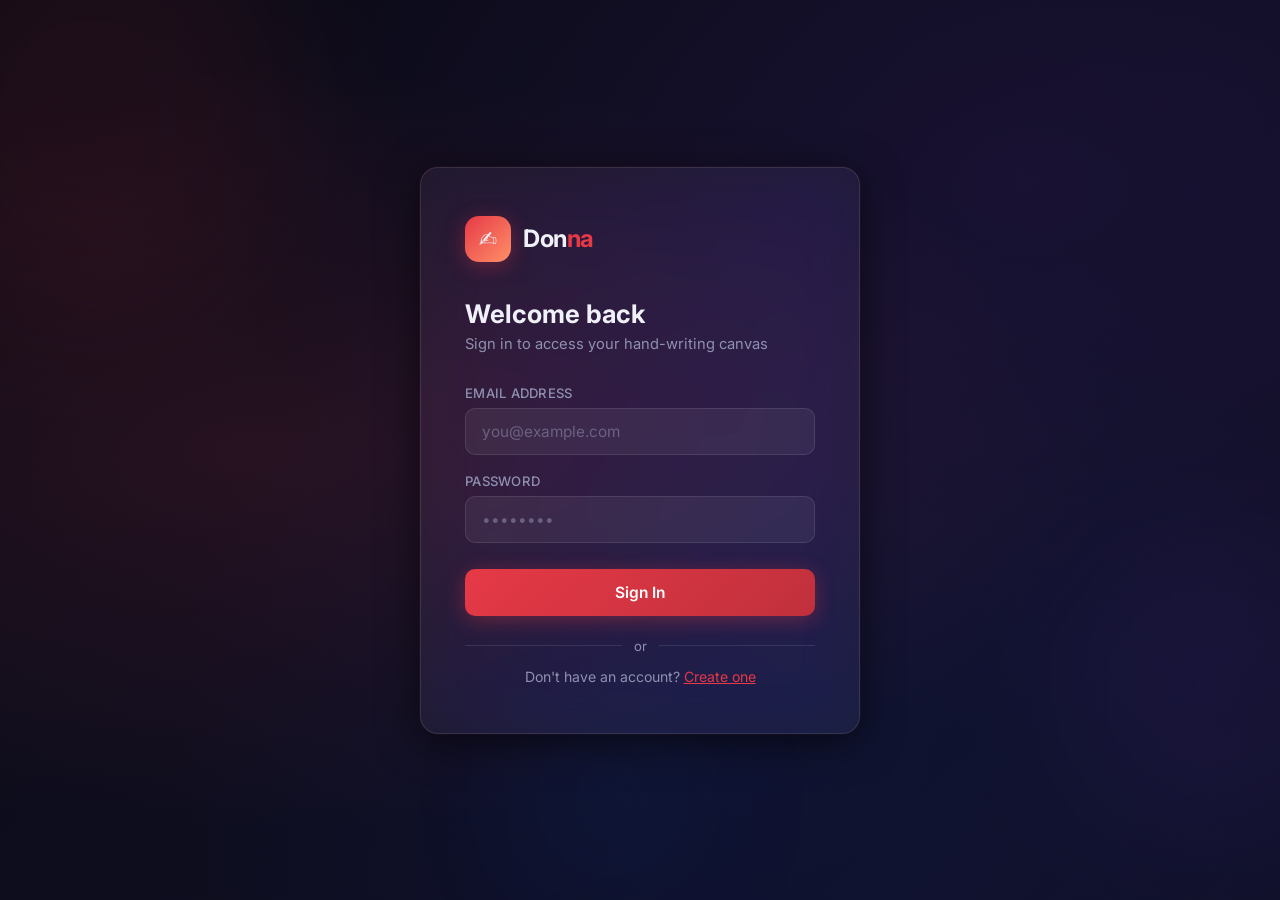
<file: Donna/index.html>
<!DOCTYPE html>
<html lang="en">
<head>
  <meta charset="UTF-8" />
  <meta name="viewport" content="width=device-width, initial-scale=1.0" />
  <title>Donna — Sign In</title>
  <meta name="description" content="Sign in to Donna, your AI-powered hand-tracking writing canvas." />
  <link rel="stylesheet" href="css/style.css" />
</head>
<body>
  <div class="bg-animated"></div>
  <div class="blob blob-1"></div>
  <div class="blob blob-2"></div>
  <div class="blob blob-3"></div>

  <main class="auth-page">
    <div class="auth-card">
      <!-- Logo -->
      <div class="logo">
        <div class="logo-icon">✍️</div>
        <div class="logo-text">Don<span>na</span></div>
      </div>

      <!-- Heading -->
      <h1 class="auth-heading">Welcome back</h1>
      <p class="auth-sub">Sign in to access your hand-writing canvas</p>

      <!-- Form -->
      <form id="loginForm" novalidate>
        <div class="form-group">
          <label for="email">Email Address</label>
          <input type="email" id="email" name="email" placeholder="you@example.com" autocomplete="email" required />
        </div>
        <div class="form-group">
          <label for="password">Password</label>
          <input type="password" id="password" name="password" placeholder="••••••••" autocomplete="current-password" required />
        </div>

        <button type="submit" class="btn btn-primary" id="loginBtn">
          Sign In
        </button>

        <div id="toast" class="toast"></div>
      </form>

      <!-- Register link -->
      <div class="divider">or</div>
      <div style="text-align:center; font-size:0.88rem; color:var(--text-secondary)">
        Don't have an account?
        <button class="btn-link" onclick="location.href='register.html'">Create one</button>
      </div>
    </div>
  </main>

  <script src="js/auth.js"></script>
</body>
</html>
</file>
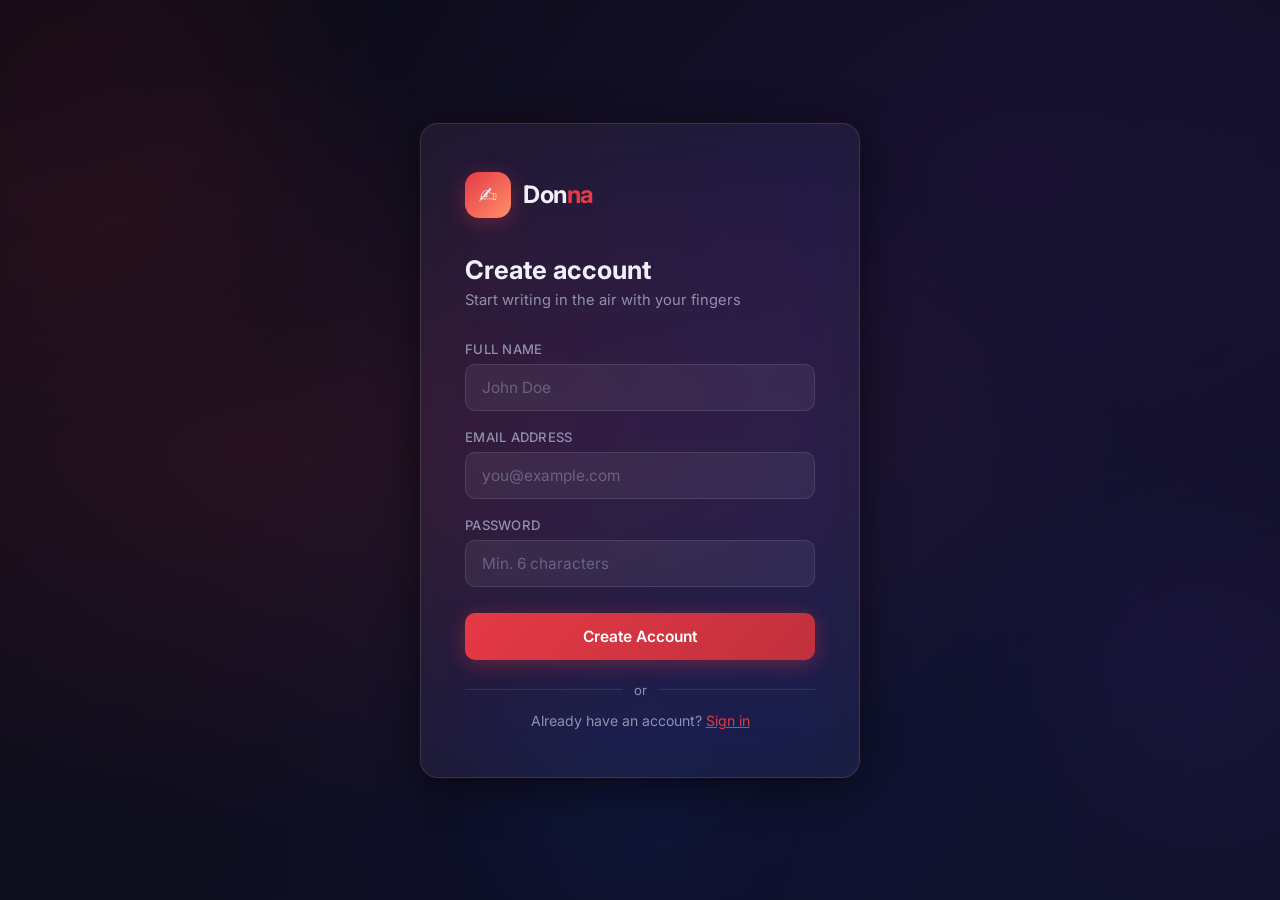
<file: Donna/register.html>
<!DOCTYPE html>
<html lang="en">
<head>
  <meta charset="UTF-8" />
  <meta name="viewport" content="width=device-width, initial-scale=1.0" />
  <title>Donna — Create Account</title>
  <meta name="description" content="Create a Donna account to start using the hand-tracking writing canvas." />
  <link rel="stylesheet" href="css/style.css" />
</head>
<body>
  <div class="bg-animated"></div>
  <div class="blob blob-1"></div>
  <div class="blob blob-2"></div>
  <div class="blob blob-3"></div>

  <main class="auth-page">
    <div class="auth-card">
      <!-- Logo -->
      <div class="logo">
        <div class="logo-icon">✍️</div>
        <div class="logo-text">Don<span>na</span></div>
      </div>

      <!-- Heading -->
      <h1 class="auth-heading">Create account</h1>
      <p class="auth-sub">Start writing in the air with your fingers</p>

      <!-- Form -->
      <form id="registerForm" novalidate>
        <div class="form-group">
          <label for="name">Full Name</label>
          <input type="text" id="name" name="name" placeholder="John Doe" autocomplete="name" required />
        </div>
        <div class="form-group">
          <label for="email">Email Address</label>
          <input type="email" id="email" name="email" placeholder="you@example.com" autocomplete="email" required />
        </div>
        <div class="form-group">
          <label for="password">Password</label>
          <input type="password" id="password" name="password" placeholder="Min. 6 characters" autocomplete="new-password" required />
        </div>

        <button type="submit" class="btn btn-primary" id="registerBtn">
          Create Account
        </button>

        <div id="toast" class="toast"></div>
      </form>

      <!-- Login link -->
      <div class="divider">or</div>
      <div style="text-align:center; font-size:0.88rem; color:var(--text-secondary)">
        Already have an account?
        <button class="btn-link" onclick="location.href='index.html'">Sign in</button>
      </div>
    </div>
  </main>

  <script src="js/auth.js"></script>
</body>
</html>
</file>
<file: Donna/css/style.css>
/* ═══════════════════════════════════════════════════════════════
   Donna App — Global Styles
   ═══════════════════════════════════════════════════════════════ */

@import url('https://fonts.googleapis.com/css2?family=Inter:wght@300;400;500;600;700&display=swap');

/* ─── CSS Variables ──────────────────────────────────────────── */
:root {
  --bg-1: #0a0a14;
  --bg-2: #11112a;
  --accent: #e63946;
  --accent-glow: rgba(230, 57, 70, 0.35);
  --accent-2: #ff6b6b;
  --glass-bg: rgba(255, 255, 255, 0.05);
  --glass-border: rgba(255, 255, 255, 0.10);
  --text-primary: #f0f0f8;
  --text-secondary: #9090b0;
  --success: #2ecc71;
  --error: #e63946;
  --radius: 18px;
  --radius-sm: 10px;
  --shadow: 0 8px 40px rgba(0, 0, 0, 0.6);
  --transition: 0.22s cubic-bezier(0.4, 0, 0.2, 1);
}

/* ─── Reset ──────────────────────────────────────────────────── */
*, *::before, *::after { box-sizing: border-box; margin: 0; padding: 0; }
html, body { height: 100%; overflow: hidden; }

body {
  font-family: 'Inter', system-ui, sans-serif;
  background: var(--bg-1);
  color: var(--text-primary);
  -webkit-font-smoothing: antialiased;
}

/* ─── Animated Background ────────────────────────────────────── */
.bg-animated {
  position: fixed; inset: 0; z-index: 0;
  background: radial-gradient(ellipse at 20% 50%, rgba(230,57,70,0.12) 0%, transparent 60%),
              radial-gradient(ellipse at 80% 20%, rgba(90,40,160,0.14) 0%, transparent 55%),
              radial-gradient(ellipse at 60% 80%, rgba(20,60,180,0.10) 0%, transparent 55%),
              linear-gradient(135deg, var(--bg-1) 0%, var(--bg-2) 100%);
  animation: bgPulse 8s ease-in-out infinite alternate;
}
@keyframes bgPulse {
  0%   { filter: hue-rotate(0deg) brightness(1); }
  100% { filter: hue-rotate(10deg) brightness(1.08); }
}

/* ─── Intro floating blobs ───────────────────────────────────── */
.blob {
  position: fixed; border-radius: 50%; pointer-events: none; z-index: 0;
  filter: blur(70px); opacity: 0.45;
  animation: blobFloat 12s ease-in-out infinite alternate;
}
.blob-1 { width: 420px; height: 420px; background: #e6394630; top: -100px; left: -120px; animation-duration: 14s; }
.blob-2 { width: 300px; height: 300px; background: #6c35c830; top: 60%; right: -80px; animation-duration: 10s; }
.blob-3 { width: 200px; height: 200px; background: #1a4dc830; bottom: 0; left: 40%; animation-duration: 16s; }
@keyframes blobFloat {
  0%   { transform: translate(0, 0) scale(1); }
  100% { transform: translate(30px, -40px) scale(1.12); }
}

/* ─── Auth Layout ─────────────────────────────────────────────── */
.auth-page {
  position: relative; z-index: 1;
  display: flex; align-items: center; justify-content: center;
  min-height: 100vh; overflow: auto;
  padding: 24px;
}

.auth-card {
  background: var(--glass-bg);
  border: 1px solid var(--glass-border);
  backdrop-filter: blur(28px) saturate(160%);
  -webkit-backdrop-filter: blur(28px) saturate(160%);
  border-radius: var(--radius);
  padding: 48px 44px;
  width: 100%; max-width: 440px;
  box-shadow: var(--shadow), 0 0 0 1px rgba(230,57,70,0.07);
  animation: cardIn 0.6s cubic-bezier(0.22, 1, 0.36, 1) both;
}
@keyframes cardIn {
  from { opacity: 0; transform: translateY(32px) scale(0.97); }
  to   { opacity: 1; transform: translateY(0) scale(1); }
}

/* ─── Logo ───────────────────────────────────────────────────── */
.logo {
  display: flex; align-items: center; gap: 12px;
  margin-bottom: 36px;
}
.logo-icon {
  width: 46px; height: 46px; border-radius: 14px;
  background: linear-gradient(135deg, var(--accent), #ff9068);
  display: flex; align-items: center; justify-content: center;
  font-size: 22px;
  box-shadow: 0 4px 20px var(--accent-glow);
}
.logo-text { font-size: 1.5rem; font-weight: 700; letter-spacing: -0.02em; }
.logo-text span { color: var(--accent); }

/* ─── Form Heading ───────────────────────────────────────────── */
.auth-heading { font-size: 1.6rem; font-weight: 700; margin-bottom: 6px; }
.auth-sub { color: var(--text-secondary); font-size: 0.92rem; margin-bottom: 32px; }

/* ─── Form Inputs ────────────────────────────────────────────── */
.form-group { margin-bottom: 18px; position: relative; }
.form-group label {
  display: block; font-size: 0.82rem; font-weight: 500;
  color: var(--text-secondary); margin-bottom: 7px; letter-spacing: 0.02em;
  text-transform: uppercase;
}
.form-group input {
  width: 100%; padding: 13px 16px;
  background: rgba(255,255,255,0.06);
  border: 1px solid var(--glass-border);
  border-radius: var(--radius-sm);
  color: var(--text-primary); font-size: 0.96rem;
  font-family: inherit;
  outline: none;
  transition: border-color var(--transition), box-shadow var(--transition), background var(--transition);
}
.form-group input:focus {
  border-color: var(--accent);
  background: rgba(230,57,70,0.06);
  box-shadow: 0 0 0 3px var(--accent-glow);
}
.form-group input::placeholder { color: var(--text-secondary); opacity: 0.55; }

/* ─── Buttons ────────────────────────────────────────────────── */
.btn {
  width: 100%; padding: 14px;
  border: none; border-radius: var(--radius-sm);
  font-family: inherit; font-size: 0.97rem; font-weight: 600;
  cursor: pointer; transition: all var(--transition);
  position: relative; overflow: hidden;
}
.btn-primary {
  background: linear-gradient(135deg, var(--accent), #c0303c);
  color: #fff;
  box-shadow: 0 4px 20px var(--accent-glow);
  margin-top: 8px;
}
.btn-primary:hover {
  transform: translateY(-2px);
  box-shadow: 0 8px 30px var(--accent-glow);
}
.btn-primary:active { transform: translateY(0); }
.btn-primary:disabled { opacity: 0.55; cursor: not-allowed; transform: none; }

/* Ripple */
.btn-primary::after {
  content: ''; position: absolute; inset: 0;
  background: rgba(255,255,255,0.08);
  opacity: 0; border-radius: inherit;
  transition: opacity 0.2s;
}
.btn-primary:hover::after { opacity: 1; }

/* Secondary link button */
.btn-link {
  background: none; border: none; color: var(--accent);
  font-size: 0.88rem; cursor: pointer; padding: 0;
  font-family: inherit; text-decoration: underline;
  transition: color var(--transition);
}
.btn-link:hover { color: var(--accent-2); }

/* ─── Toast / Alert ──────────────────────────────────────────── */
.toast {
  margin-top: 18px; padding: 12px 16px;
  border-radius: var(--radius-sm); font-size: 0.88rem;
  display: none; animation: toastIn 0.3s ease both;
}
@keyframes toastIn { from { opacity: 0; transform: translateY(-8px); } to { opacity: 1; transform: none; } }
.toast.success { background: rgba(46,204,113,0.15); border: 1px solid rgba(46,204,113,0.3); color: #2ecc71; }
.toast.error   { background: rgba(230,57,70,0.14); border: 1px solid rgba(230,57,70,0.35); color: #ff6b6b; display: block; }
.toast.show    { display: block; }

/* ─── Divider ────────────────────────────────────────────────── */
.divider {
  text-align: center; margin: 22px 0 14px;
  font-size: 0.82rem; color: var(--text-secondary);
  display: flex; align-items: center; gap: 12px;
}
.divider::before, .divider::after {
  content: ''; flex: 1; height: 1px; background: var(--glass-border);
}

/* ─── Spinner ────────────────────────────────────────────────── */
.spinner {
  display: inline-block; width: 16px; height: 16px;
  border: 2px solid rgba(255,255,255,0.3);
  border-top-color: #fff; border-radius: 50%;
  animation: spin 0.7s linear infinite; vertical-align: middle; margin-right: 6px;
}
@keyframes spin { to { transform: rotate(360deg); } }

/* ─── Canvas Page Layout ───────────────────────────────────── */
.canvas-page { overflow: hidden; position: relative; z-index: 1; width: 100vw; height: 100vh; display: flex; flex-direction: column; }

/* Top bar */
.topbar {
  position: relative; z-index: 10;
  display: flex; align-items: center; gap: 12px;
  padding: 12px 24px;
  background: rgba(10,10,20,0.82);
  backdrop-filter: blur(20px);
  border-bottom: 1px solid var(--glass-border);
  flex-shrink: 0;
}
.topbar .logo-mini { font-size: 1.1rem; font-weight: 700; letter-spacing: -0.02em; }
.topbar .logo-mini span { color: var(--accent); }
.topbar-spacer { flex: 1; }
.topbar-user { color: var(--text-secondary); font-size: 0.88rem; }
.topbar-user strong { color: var(--text-primary); }

/* Status pill */
.status-pill {
  padding: 4px 12px; border-radius: 999px; font-size: 0.78rem; font-weight: 500;
  display: flex; align-items: center; gap: 6px;
}
.status-pill.connected    { background: rgba(46,204,113,0.15); color: #2ecc71; border: 1px solid rgba(46,204,113,0.3); }
.status-pill.disconnected { background: rgba(230,57,70,0.15); color: #ff6b6b; border: 1px solid rgba(230,57,70,0.3); }
.status-dot { width: 8px; height: 8px; border-radius: 50%; background: currentColor; animation: pulse 1.5s ease-in-out infinite; }
@keyframes pulse { 0%,100% { opacity: 1; } 50% { opacity: 0.4; } }

/* Top bar icon buttons */
.icon-btn {
  background: rgba(255,255,255,0.07); border: 1px solid var(--glass-border);
  border-radius: var(--radius-sm); padding: 8px 14px;
  color: var(--text-primary); font-size: 0.86rem; font-weight: 500;
  cursor: pointer; font-family: inherit;
  display: flex; align-items: center; gap: 6px;
  transition: all var(--transition);
}
.icon-btn:hover { background: rgba(255,255,255,0.13); transform: translateY(-1px); }
.icon-btn.danger { color: #ff6b6b; border-color: rgba(230,57,70,0.25); }
.icon-btn.danger:hover { background: rgba(230,57,70,0.15); }
.icon-btn.save { background: linear-gradient(135deg, var(--accent), #c0303c); border: none; color: #fff; box-shadow: 0 3px 14px var(--accent-glow); }
.icon-btn.save:hover { box-shadow: 0 6px 24px var(--accent-glow); }

/* Drawing canvas wrapper */
.canvas-wrapper { flex: 1; position: relative; overflow: hidden; }
#drawCanvas {
  position: absolute; inset: 0;
  width: 100%; height: 100%;
  cursor: none; display: block;
  touch-action: none;
}

/* Webcam preview */
.webcam-preview {
  position: absolute; bottom: 20px; right: 20px;
  width: 200px; border-radius: 14px; overflow: hidden;
  border: 2px solid var(--glass-border);
  box-shadow: var(--shadow);
  z-index: 5; transition: all var(--transition);
}
.webcam-preview:hover { width: 280px; }
.webcam-preview video { width: 100%; display: block; transform: scaleX(-1); }
.webcam-label {
  position: absolute; bottom: 0; left: 0; right: 0;
  padding: 6px; text-align: center; font-size: 0.72rem;
  background: rgba(0,0,0,0.7); color: var(--text-secondary);
}

/* Pinch indicator */
.pinch-indicator {
  position: absolute; bottom: 20px; left: 50%; transform: translateX(-50%);
  padding: 6px 18px; border-radius: 999px; font-size: 0.82rem;
  background: rgba(10,10,20,0.82); border: 1px solid var(--glass-border);
  color: var(--text-secondary); z-index: 5;
  transition: all var(--transition);
}
.pinch-indicator.active {
  background: rgba(230,57,70,0.2); border-color: var(--accent);
  color: var(--accent); box-shadow: 0 0 20px var(--accent-glow);
}

/* Save notification */
.save-notify {
  position: absolute; top: 70px; left: 50%; transform: translateX(-50%);
  background: rgba(46,204,113,0.18); border: 1px solid rgba(46,204,113,0.35);
  color: #2ecc71; padding: 10px 22px; border-radius: 999px;
  font-size: 0.88rem; z-index: 20;
  opacity: 0; pointer-events: none;
  animation: none;
}
.save-notify.show {
  animation: notifyPop 2.8s ease forwards;
}
@keyframes notifyPop {
  0%   { opacity: 0; transform: translateX(-50%) translateY(-10px); }
  15%  { opacity: 1; transform: translateX(-50%) translateY(0); }
  75%  { opacity: 1; }
  100% { opacity: 0; transform: translateX(-50%) translateY(-10px); }
}

/* ─── Scrollbar ──────────────────────────────────────────────── */
::-webkit-scrollbar { width: 6px; }
::-webkit-scrollbar-track { background: transparent; }
::-webkit-scrollbar-thumb { background: rgba(255,255,255,0.15); border-radius: 3px; }
</file>
